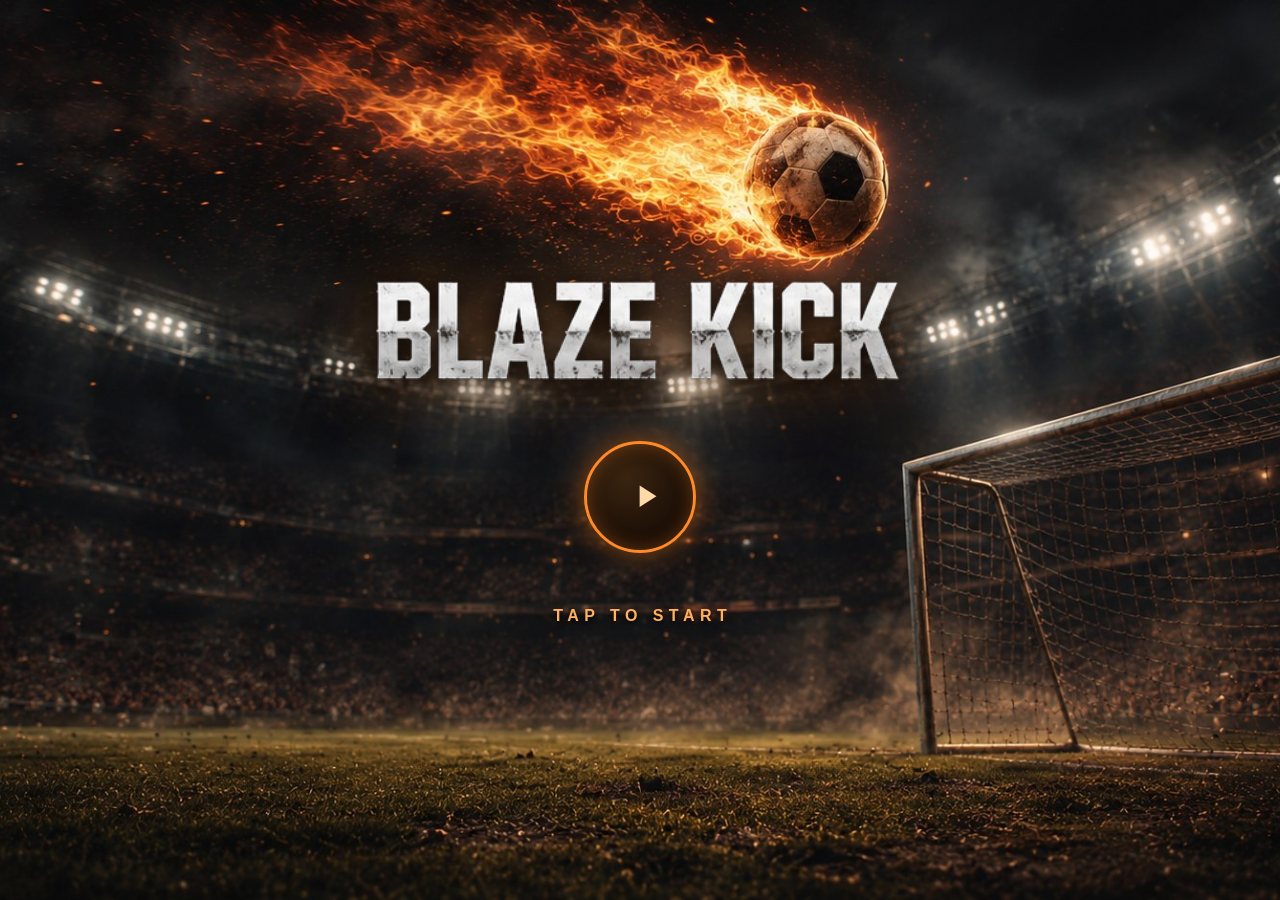
<file: index.html>
<!DOCTYPE html>
<html lang="hu">
<head>
<meta charset="UTF-8">
<meta name="viewport" content="width=device-width, initial-scale=1.0, user-scalable=no">
<meta name="screen-orientation" content="landscape">
<meta name="mobile-web-app-capable" content="yes">
<meta name="apple-mobile-web-app-capable" content="yes">
<meta name="apple-mobile-web-app-status-bar-style" content="black-fullscreen">
<meta name="apple-mobile-web-app-title" content="Blaze Kick">
<meta name="theme-color" content="#1a1a2e">
<title>Blaze Kick</title>
<link rel="manifest" href="manifest.json">
<link rel="icon" href="icon-192.png">
<link rel="apple-touch-icon" href="icon-192.png">
<script src="js/early.js"></script>
<link rel="stylesheet" href="css/style.css">
<link rel="stylesheet" href="css/ui.css">
</head>
<body>

<!-- INDÍTÓ képernyő: logó + Play. A koppintás feloldja a hangot, majd indul az intró. -->
<div id="startScreen">
  <img class="start-logo" src="assets/logo.png" alt="Blaze Kick">
  <button id="startBtn" class="start-play" aria-label="Play">
    <svg viewBox="0 0 100 100" aria-hidden="true"><polygon points="40,27 40,73 76,50"></polygon></svg>
  </button>
  <div class="start-hint">TAP TO START</div>
</div>

<!-- INTRO képernyő -->
<div id="intro">
  <video id="introVideo" src="assets/intro.mp4" poster="assets/intro-poster.jpg"
         muted playsinline preload="auto"
         disablepictureinpicture disableremoteplayback></video>
  </div>

<!-- LEFT lane: goalkeeper control + score -->
<div id="lsav" class="sav">
  <div class="sav-score">
    <div class="sav-label" id="s1Label">You</div>
    <div class="sav-num" id="s1">0</div>
  </div>
  <div class="tap-hint" id="tapHintL">
    <div class="tap-bar"><i id="tapBarL"></i></div>
    ⚡<span>TAP</span>
  </div>
  <div class="sav-hint">Goalie ◀</div>
</div>

<div id="mid">
  <canvas id="c"></canvas>
  <button id="pauseBtn" title="Pause" aria-label="Pause"></button>
  <!-- 2P: melyik játékos milyen bónuszt kapott (bal = P2, jobb = P1) -->
  <div id="bonusBanner" style="display:none;">
    <span id="bonusL" class="bonus-pill p2"></span>
    <span id="bonusR" class="bonus-pill p1"></span>
  </div>
  <div id="itemBar" style="display:none;"></div>
</div>

<!-- How to Play overlay -->
<div id="howToOverlay" style="display:none;position:fixed;inset:0;background:rgba(0,0,0,0.95);z-index:400;flex-direction:column;align-items:center;justify-content:center;gap:14px;color:white;">
  <div style="font-size:22px;font-weight:900;color:#4fc3f7;">📖 How to Play</div>
  <div style="max-width:520px;max-height:70vh;overflow-y:auto;font-size:13px;line-height:1.7;color:#ddd;padding:0 22px;text-align:left;">
    <b style="color:#4fc3f7">🎯 Gameplay</b><br>
    Top-down football against the computer. <b>First to 7 goals</b> wins the match.<br><br>

    <b style="color:#4fc3f7">🕹️ Controls</b><br>
    <b>Left lane</b> — drag up/down to move your <b>keeper</b>.<br>
    <b>Right lane</b> — drag up/down to move your <b>striker</b>.<br>
    Use two fingers at once to control both.<br>
    Flick a paddle as it meets the ball to change the angle — the ball keeps its speed, only its direction changes.<br><br>

    <b style="color:#4fc3f7">⚡ Power shot</b><br>
    <b>Tap</b> anywhere near the ball to fire a power shot — the nearest paddle strikes it hard. Watch for the ⚡ TAP marker.<br><br>

    <b style="color:#4fc3f7">🔥 Rally</b><br>
    Passing the ball back and forth forever won't save you. After <b>10 touches</b> the ball starts speeding up with every hit, up to <b>1.8×</b>. A goal resets it.<br><br>

    <b style="color:#4fc3f7">⚽ Formation</b><br>
    Your striker plays in the opponent's half, in front of their goal. Their striker sits in front of yours. Keepers stay on the goal line.<br><br>

    <b style="color:#4fc3f7">📈 Stages &amp; seasons</b><br>
    <b>100 stages</b>, grouped into <b>10 seasons</b> of 10 matches.<br>
    Inside a season the ball gets faster with every stage. At the start of a new season it slows back down — but the CPU gets sharper: it aims better, reacts faster, and starts reading where the ball will land.<br><br>

    <b style="color:#4fc3f7">⭐ Stars</b><br>
    Concede 0–1 goals: ★★★<br>
    Concede 2–4 goals: ★★☆<br>
    Concede 5–6 goals: ★☆☆<br>
    Your best result per stage is kept.<br><br>

    <b style="color:#4fc3f7">💰 Coins</b><br>
    You earn coins for every win. <b>First clears pay the most</b> — replaying a stage you've already beaten pays much less. More stars, more coins. Later seasons pay more.<br><br>

    <b style="color:#4fc3f7">🛒 Shop</b><br>
    Spend coins on boosts. Buy them in the Shop, then tap them <b>during a match</b> from the bar at the bottom.<br>
    <b>Up to 3 activations per match.</b><br>
    Most boosts last <b>until the next goal</b> (max 30s).<br>
    <b>Pro boosts (120)</b> last the <b>whole match</b> — they are the way out when you're stuck.<br>
    <b>💰 Double coins</b> is not a boost: it pays out on your <b>next win</b>, and it's kept if you lose.<br><br>

    <b style="color:#4fc3f7">👥 2 Player</b><br>
    Two players, one device — one on each side.<br>
    <b>Pick your pitch before every match.</b> The pitch you choose also sets the <b>tempo</b>: ⚡ calm, ⚡⚡⚡ wild. New pitches unlock as you progress in Stage mode.<br>
    Bonus balls cross the pitch during play — catch one with your <b>keeper</b> for a random effect. What you got is shown at the top of the screen.<br>
    The Shop is Stage mode only: one device, one coin balance — buying boosts here wouldn't be a fair match.
  </div>
  <button id="howToBackBtn" style="padding:12px 32px;background:#4fc3f7;color:#111;border:none;border-radius:30px;font-size:15px;font-weight:700;cursor:pointer;touch-action:manipulation;margin-top:4px;">← Back</button>
</div>

<!-- Névbekérő (első indítás + Settings) -->
<div id="nameOverlay" style="display:none;">
  <div class="name-card">
    <div class="name-title">What should we call you?</div>
    <div class="name-sub">Shown on the pitch and in your results. You can change it later.</div>
    <input id="nameInput" type="text" maxlength="14" placeholder="Your name" autocomplete="off" spellcheck="false">
    <div class="name-btns">
      <button class="btn small ghost" id="nameSkipBtn">Skip</button>
      <button class="btn" id="nameOkBtn">OK</button>
    </div>
  </div>
</div>

<!-- Pause overlay -->
<div id="pauseOverlay" style="display:none;position:fixed;inset:0;background:rgba(0,0,0,0.9);z-index:400;flex-direction:column;align-items:center;justify-content:center;gap:18px;color:white;">
  <div style="font-size:28px;font-weight:900;color:#ffd700;letter-spacing:2px;">⏸ Paused</div>
  <button id="resumeBtn" style="padding:14px 44px;background:#4fc3f7;color:#111;border:none;border-radius:30px;font-size:18px;font-weight:700;cursor:pointer;touch-action:manipulation;">▶ Resume</button>
  <button id="exitBtn" style="padding:11px 34px;background:#222;color:#ef5350;border:2px solid #ef5350;border-radius:30px;font-size:15px;font-weight:700;cursor:pointer;touch-action:manipulation;">✕ Exit to Menu</button>
</div>

<!-- ===== FŐMENÜ ===== -->
<div id="menuScreen" class="screen">
  <div class="screen-body menu-wrap">
    <div id="menuTitle">
      <img class="mt-logo" src="assets/logo.png" alt="Blaze Kick">
      <span class="mt-studio">LFant Studio</span>
    </div>
    <div class="menu-bottom">
    <div class="menu-stats">
      <span>★ <b id="menuStars">0</b></span>
      <span><img class="coin" src="assets/coin.svg" alt=""> <b id="menuCoins">0</b></span>
    </div>
    <div class="menu-list">
      <div class="menu-item fire" id="miStage"><span class="ico">🏟</span> Stage</div>
      <div class="menu-item fire soon" id="miQuick"><span class="ico">👤</span> 1 Player</div>
      <div class="menu-item fire" id="miTwo"><span class="ico">👥</span> 2 Player</div>
      <div class="menu-item ice"  id="miShop"><span class="ico">🛒</span> Shop</div>
      <div class="menu-item ice"  id="miSettings"><span class="ico">⚙</span> Settings</div>
      <div class="menu-item ice"  id="miHow"><span class="ico">📖</span> How to Play</div>
      <div class="menu-item exit" id="miExit" style="display:none;"><span class="ico">🚪</span> Exit game</div>
    </div>
    </div>
  </div>
</div>

<!-- ===== STAGE RÁCS ===== -->
<div id="stagesScreen" class="screen">
  <div class="screen-head">
    <button class="btn small ghost" id="stagesBackBtn">← Back</button>
    <div class="screen-title">Stages</div>
    <div class="screen-spacer"></div>
    <div style="font-size:12px;color:var(--gold);" id="stagesStars">★ 0</div>
  </div>
  <div class="screen-body" id="stagesGrid"></div>
</div>

<!-- ===== 2P PÁLYAVÁLASZTÓ ===== -->
<div id="pitchScreen" class="screen">
  <div class="screen-head">
    <button class="btn small ghost" id="pitchBackBtn">← Back</button>
    <div class="screen-title">Choose pitch</div>
    <div class="screen-spacer"></div>
    <div style="font-size:12px;color:var(--text-dim);">2 Player</div>
  </div>
  <div class="screen-body">
    <div id="pitchHint" class="pitch-hint"></div>
    <div id="pitchGrid" class="pitch-grid"></div>
  </div>
</div>

<!-- ===== EREDMÉNY ===== -->
<div id="resultScreen" class="screen">
  <div id="resultTitle">Match won</div>
  <div id="resultSub">Stage 1</div>
  <div id="resultScore">0 : 0</div>
  <div id="resultStars"></div>
  <div id="resultCoins" style="display:none;"></div>
  <div class="result-btns">
    <button class="btn primary" id="resultNextBtn">Next stage ▶</button>
    <button class="btn" id="resultRetryBtn">↻ Retry</button>
    <button class="btn ghost" id="resultMenuBtn">Menu</button>
  </div>
</div>

<!-- ===== SHOP ===== -->
<div id="shopScreen" class="screen">
  <div class="screen-head">
    <button class="btn small ghost" id="shopBackBtn">← Back</button>
    <div class="screen-title">Shop</div>
    <div class="screen-spacer"></div>
    <div style="font-size:13px;color:var(--gold);"><img class="coin" src="assets/coin.svg" alt=""> <b id="shopCoins">0</b></div>
  </div>
  <div class="screen-body" id="shopList"></div>
</div>

<!-- ===== BEÁLLÍTÁSOK (placeholder) ===== -->
<div id="settingsScreen" class="screen">
  <div class="screen-head">
    <button class="btn small ghost" id="settingsBackBtn">← Back</button>
    <div class="screen-title">Settings</div>
  </div>
  <div class="screen-body">
    <div style="max-width:520px;margin:0 auto;display:flex;flex-direction:column;gap:10px;">
      <div class="menu-item ice" id="miName"><span class="ico">🙋</span> Name: —</div>
      <div class="menu-item ice" id="miSound"><span class="ico">🔊</span> Sound: ON</div>
      <div class="menu-item ice" id="miVibe"><span class="ico">📳</span> Vibration: ON</div>
      <div class="menu-item ice" id="miSens"><span class="ico">🎚</span> Sensitivity: 3</div>
      <div class="menu-item soon"><span class="ico">⏱</span> Play-time reminder</div>
      <button class="btn danger" id="resetProgressBtn" style="margin-top:10px;">Reset progress</button>
    </div>
  </div>
</div>

<!-- RIGHT lane: field player control + score -->
<div id="rsav" class="sav">
  <div class="sav-score">
    <div class="sav-label">CPU</div>
    <div class="sav-num" id="s2">0</div>
  </div>
  <div class="tap-hint" id="tapHintR">
    <div class="tap-bar"><i id="tapBarR"></i></div>
    ⚡<span>TAP</span>
  </div>
  <div class="sav-hint">▶ Field</div>
</div>

<!-- Fekete átúszó réteg: intró -> menü váltás (elrejti a pályavillanást is) -->
<div id="fadeCover"></div>

<script src="js/intro.js"></script>
<script src="js/haptics.js"></script>
<script src="js/audio.js"></script>
<script src="js/progress.js"></script>
<script src="js/difficulty.js"></script>
<script src="js/skins.js"></script>
<script src="js/profile.js"></script>
<script src="js/state.js"></script>
<script src="js/seasons.js"></script>
<script src="js/shop.js"></script>
<script src="js/twoplayer.js"></script>
<script src="js/effects.js"></script>
<script src="js/core.js"></script>
<script src="js/input.js"></script>
<script src="js/ai.js"></script>
<script src="js/physics.js"></script>
<script src="js/render.js"></script>
<script src="js/effects2.js"></script>
<script src="js/helpers.js"></script>
<script src="js/screens.js"></script>
<script src="js/main.js"></script>
</body>
</html>
</file>
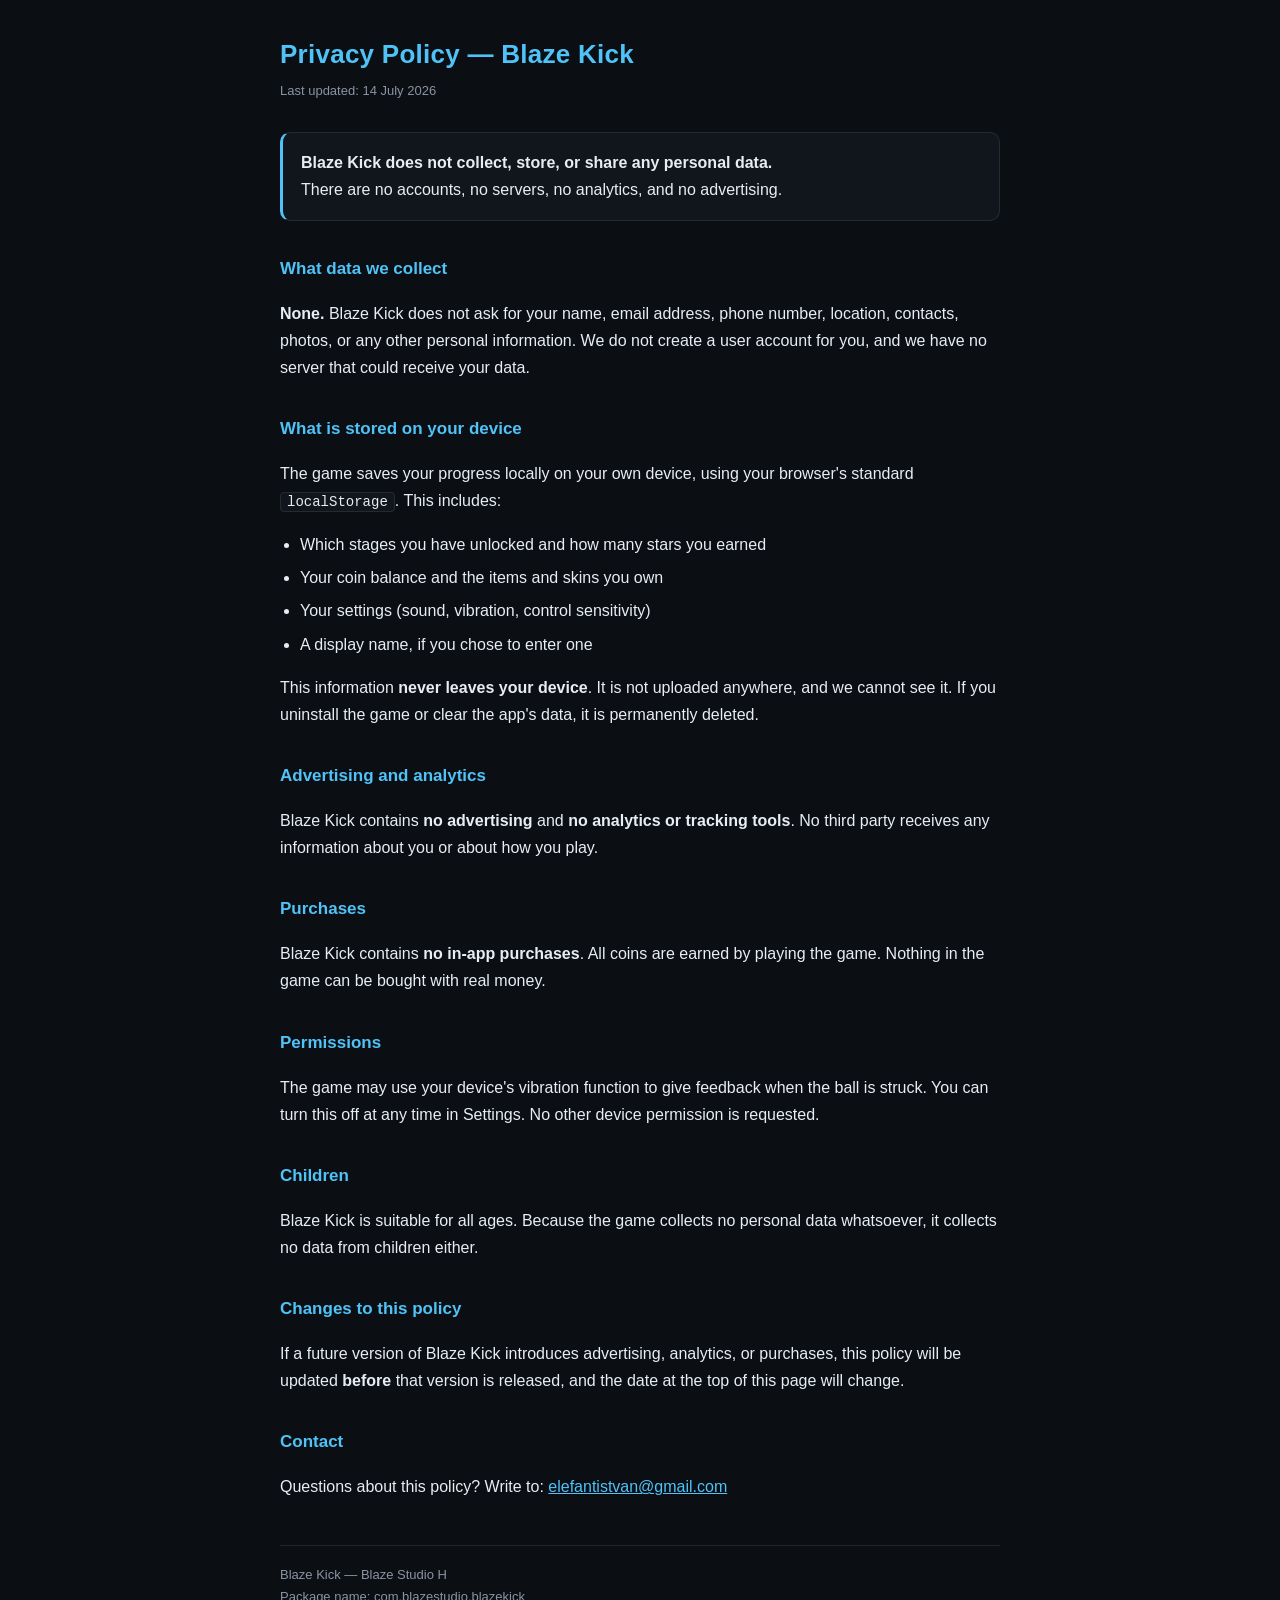
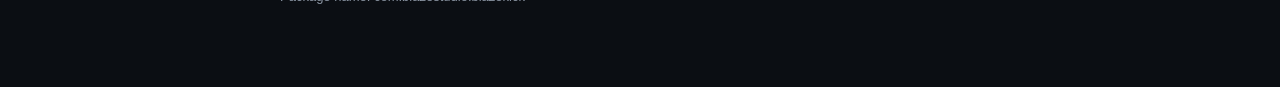
<file: privacy.html>
<!DOCTYPE html>
<html lang="en">
<head>
<meta charset="utf-8">
<meta name="viewport" content="width=device-width, initial-scale=1">
<title>Blaze Kick — Privacy Policy</title>
<style>
  :root { color-scheme: dark; }
  body {
    margin: 0; padding: 32px 20px 80px;
    background: #0b0e13; color: #e7edf3;
    font: 16px/1.7 -apple-system, "Segoe UI", Roboto, Helvetica, Arial, sans-serif;
  }
  main { max-width: 720px; margin: 0 auto; }
  h1 { font-size: 26px; margin: 0 0 4px; color: #4fc3f7; letter-spacing: .01em; }
  h2 { font-size: 17px; margin: 34px 0 10px; color: #4fc3f7; }
  .sub { color: #8a94a2; font-size: 13px; margin-bottom: 30px; }
  .box {
    background: #11151c; border: 1px solid rgba(255,255,255,0.09);
    border-left: 3px solid #4fc3f7;
    border-radius: 10px; padding: 16px 18px; margin: 22px 0;
  }
  ul { padding-left: 20px; }
  li { margin: 6px 0; }
  code {
    background: #11151c; border: 1px solid rgba(255,255,255,0.09);
    border-radius: 4px; padding: 1px 6px; font-size: 14px;
  }
  a { color: #4fc3f7; }
  footer { margin-top: 44px; padding-top: 18px; border-top: 1px solid rgba(255,255,255,0.09); color: #8a94a2; font-size: 13px; }
</style>
</head>
<body>
<main>

  <h1>Privacy Policy — Blaze Kick</h1>
  <div class="sub">Last updated: 14 July 2026</div>

  <div class="box">
    <b>Blaze Kick does not collect, store, or share any personal data.</b><br>
    There are no accounts, no servers, no analytics, and no advertising.
  </div>

  <h2>What data we collect</h2>
  <p><b>None.</b> Blaze Kick does not ask for your name, email address, phone
  number, location, contacts, photos, or any other personal information. We do
  not create a user account for you, and we have no server that could receive
  your data.</p>

  <h2>What is stored on your device</h2>
  <p>The game saves your progress locally on your own device, using your
  browser's standard <code>localStorage</code>. This includes:</p>
  <ul>
    <li>Which stages you have unlocked and how many stars you earned</li>
    <li>Your coin balance and the items and skins you own</li>
    <li>Your settings (sound, vibration, control sensitivity)</li>
    <li>A display name, if you chose to enter one</li>
  </ul>
  <p>This information <b>never leaves your device</b>. It is not uploaded
  anywhere, and we cannot see it. If you uninstall the game or clear the app's
  data, it is permanently deleted.</p>

  <h2>Advertising and analytics</h2>
  <p>Blaze Kick contains <b>no advertising</b> and <b>no analytics or tracking
  tools</b>. No third party receives any information about you or about how you
  play.</p>

  <h2>Purchases</h2>
  <p>Blaze Kick contains <b>no in-app purchases</b>. All coins are earned by
  playing the game. Nothing in the game can be bought with real money.</p>

  <h2>Permissions</h2>
  <p>The game may use your device's vibration function to give feedback when the
  ball is struck. You can turn this off at any time in Settings. No other device
  permission is requested.</p>

  <h2>Children</h2>
  <p>Blaze Kick is suitable for all ages. Because the game collects no personal
  data whatsoever, it collects no data from children either.</p>

  <h2>Changes to this policy</h2>
  <p>If a future version of Blaze Kick introduces advertising, analytics, or
  purchases, this policy will be updated <b>before</b> that version is released,
  and the date at the top of this page will change.</p>

  <h2>Contact</h2>
  <p>Questions about this policy? Write to:
  <a href="mailto:elefantistvan@gmail.com">elefantistvan@gmail.com</a></p>

  <footer>
    Blaze Kick — Blaze Studio H<br>
    Package name: com.blazestudio.blazekick
  </footer>

</main>
</body>
</html>
</file>
<file: css/style.css>
* { margin:0; padding:0; box-sizing:border-box; }
html, body {
  width:100%; height:100%;
  background:#111;
  overflow:hidden;
  touch-action:none;
  overscroll-behavior:none;
  overscroll-behavior-y:none;
  font-family:Arial,sans-serif;
  display:flex;
  flex-direction:row;
}

.sav {
  flex-shrink:0;
  width:70px;
  height:100%;
  display:flex;
  flex-direction:column;
  align-items:center;
  justify-content:center;
  user-select:none;
  position:relative;
}
#lsav { background:rgba(79,195,247,0.06); border-right:1px solid rgba(79,195,247,0.3); box-shadow:inset -4px 0 20px rgba(79,195,247,0.1); }
#rsav { background:rgba(239,83,80,0.06);  border-left:1px solid rgba(239,83,80,0.3);  box-shadow:inset 4px 0 20px rgba(239,83,80,0.1); }

/* Eredménytábla a sávokban */
.sav-score {
  position:absolute;
  top:12px;
  display:flex;
  flex-direction:column;
  align-items:center;
  gap:2px;
  pointer-events:none;
  width:100%;
}
.sav-label {
  font-size:8px;
  letter-spacing:3px;
  text-transform:uppercase;
  color:rgba(255,255,255,0.5);
  font-family: 'Courier New', monospace;
}
.sav-num {
  font-size:46px;
  font-weight:900;
  line-height:1;
  font-family: 'Courier New', monospace;
  transition: transform 0.15s ease-out, font-size 0.3s ease;
  text-shadow: 0 0 15px currentColor, 0 0 30px currentColor, 0 0 60px currentColor;
  letter-spacing:-2px;
}
#lsav .sav-num { color:#4fc3f7; }
#rsav .sav-num { color:#ef5350; }

.sav-hint {
  position:absolute;
  bottom:20px;
  font-size:9px;
  letter-spacing:1px;
  text-transform:uppercase;
  writing-mode:vertical-rl;
  color:rgba(255,255,255,0.2);
}

#mid {
  flex:1;
  height:100%;
  position:relative;
  overflow:hidden;
}

/* Intro képernyő */
#intro {
  position:fixed; inset:0;
  background:#000;
  z-index:100;
  display:flex;
  align-items:center;
  justify-content:center;
  overflow:hidden;
}
#introVideo {
  position:absolute; inset:0;
  width:100%; height:100%;
  object-fit:cover;          /* kitölti a képernyőt, a széleit levágja */
  pointer-events:none;
}
#playHint {
  position:absolute;
  bottom:11%; left:50%;
  transform:translateX(-50%);
  opacity:0; transition:opacity .5s ease;
  color:#fff; font-size:clamp(16px,3.2vh,24px); font-weight:900;
  letter-spacing:3px;
  text-shadow:0 0 18px rgba(255,110,20,0.9), 0 2px 6px rgba(0,0,0,0.9);
  animation:playPulse 1.4s ease-in-out infinite;
  pointer-events:none; z-index:101;
}
#playHint.ready { opacity:1; }
#intro.ready { cursor:pointer; }
@keyframes playPulse {
  0%,100% { transform:translateX(-50%) scale(1);    opacity:1;   }
  50%      { transform:translateX(-50%) scale(1.05); opacity:0.7; }
}

#overlay {
  position:absolute; inset:0;
  background:rgba(0,0,0,0.88);
  display:flex; flex-direction:column;
  align-items:center; justify-content:center;
  gap:14px; color:white; z-index:10;
  touch-action:auto;
}
#overlay h2 { font-size:26px; font-weight:900; }
#overlay p  { font-size:12px; color:#aaa; text-align:center; padding:0 20px; line-height:1.6; }
#overlay button {
  padding:13px 36px; background:#4fc3f7; color:#111;
  border:none; border-radius:30px; font-size:17px; font-weight:700; cursor:pointer;
  touch-action:auto; -webkit-tap-highlight-color:rgba(0,0,0,0.2);
}
canvas { display:block; position:absolute; top:0; left:0; }

/* Szünet gomb — felül középen, a dekor-sávban */
#pauseBtn {
  position:absolute;
  top:8px; left:50%;
  transform:translateX(-50%);
  z-index:6;
  width:42px; height:42px;
  border-radius:50%;
  background:rgba(0,0,0,0.4);
  color:#fff;
  border:1px solid rgba(255,255,255,0.3);
  font-size:18px; line-height:1;
  cursor:pointer;
  touch-action:manipulation;
  -webkit-tap-highlight-color:transparent;
  display:flex; align-items:center; justify-content:center; gap:4px;
}
#pauseBtn::before, #pauseBtn::after {
  content:"";
  width:4px; height:15px;
  background:#fff;
  border-radius:1px;
}
#pauseBtn:active { background:rgba(0,0,0,0.65); }

/* A PLAY gomb csak a videó végén (vagy koppintásra) jelenik meg */
</file>
<file: css/ui.css>
/* ============================================================
   BLAZE KICK — UI design tokenek
   Minden szín / méret / betű ITT. A design cseréje = ezt írjuk át.
   Stílus: visszafogott, anyagszerű; illeszkedik a fotorealisztikus pályaképhez.
   ============================================================ */
:root {
  --bg:        #0b0e13;
  --bg-2:      #11151c;
  --panel:     rgba(17,21,28,0.94);
  --line:      rgba(255,255,255,0.09);
  --text:      #e7edf3;
  --text-dim:  #8a94a2;
  --accent:    #4fc3f7;   /* játékos kék */
  --accent-2:  #ef5350;   /* gép piros */
  --gold:      #ffd54f;   /* csillag / érme */
  --ok:        #66bb6a;

  --radius:    10px;
  --radius-lg: 16px;
  --tile:      68px;      /* stage csempe mérete */
  --gap:       8px;
  --font:      system-ui, -apple-system, "Segoe UI", Roboto, Arial, sans-serif;
}

/* ---------- közös képernyő-váz ---------- */
.screen {
  position: fixed; inset: 0; z-index: 300;
  display: none;
  flex-direction: column;
  background: var(--bg);
  color: var(--text);
  font-family: var(--font);
  overscroll-behavior: contain;
}
.screen-head {
  flex: 0 0 auto;
  display: flex; align-items: center; gap: 14px;
  padding: 10px 16px;
  border-bottom: 1px solid var(--line);
  background: var(--bg-2);
}
.screen-title { font-size: 15px; font-weight: 700; letter-spacing: .04em; }
.screen-spacer { flex: 1; }
.screen-body {
  flex: 1 1 auto;
  overflow-y: auto;
  touch-action: pan-y;          /* a görgetés működjön a globális touch-action:none ellenére */
  -webkit-overflow-scrolling: touch;
  padding: 14px 16px 22px;
}

/* ---------- gombok ---------- */
.btn {
  font-family: var(--font);
  font-size: 14px; font-weight: 600;
  padding: 11px 22px;
  border-radius: 999px;
  border: 1px solid var(--line);
  background: #1a1f27;
  color: var(--text);
  cursor: pointer;
  touch-action: manipulation;
  -webkit-tap-highlight-color: transparent;
}
.btn:active {
  background: #ffffff;              /* megnyomva: fehér felvillanás */
  color: #0b0e13;
  border-color: #ffffff;
  transform: scale(0.96);
  transition: none;                 /* a lenyomás azonnal látszik */
}
.btn:active .p-disc,
.btn:active .p-qty,
.btn:active .p-cost b { color: #0b0e13; }   /* fehér háttéren olvasható maradjon */
.btn.primary { background: var(--accent); color: #0b0e13; border-color: transparent; }
.btn.ghost   { background: transparent; color: var(--text-dim); }
.btn.danger  { background: transparent; color: var(--accent-2); border-color: var(--accent-2); }
.btn.small   { font-size: 12px; padding: 8px 14px; }
.btn[disabled] { opacity: .38; pointer-events: none; }

/* Vásárlás visszajelzés: garantált felvillanás (a :active túl rövid lehet) */
.btn.flash {
  background: #ffffff !important; color: #0b0e13 !important;
  border-color: #ffffff !important;
  box-shadow: 0 0 18px rgba(255,255,255,0.65);
  transform: scale(0.96);
}
.btn.flash .p-disc, .btn.flash .p-qty, .btn.flash .p-cost b { color: #0b0e13 !important; }
.btn.flash-deny {
  background: #ff5a3c !important; color: #fff !important;
  border-color: #ff5a3c !important;
  animation: denyShake 0.22s ease;
}
@keyframes denyShake {
  0%, 100% { transform: translateX(0); }
  25%      { transform: translateX(-3px); }
  75%      { transform: translateX(3px); }
}

/* ---------- Főmenü ---------- */
#menuScreen {
  background: #05070a url(../assets/menu-bg.jpg) center/cover no-repeat;
}

/* ---- Cím (logó): vízszintesen középen, a labda alatt, a gombok fölött ----
   Magasság-alapú méret, hogy fekvő telefonon (alacsony képernyő) is elférjen.
   Finomhangoláshoz: --title-y = függőleges pozíció, --logo-max = max. logóméret */
#menuTitle {
  --title-top: 18vh;          /* a cím függőleges helye (a labda alá) — ezt állítsd, ha kell */
  width: 100%;
  text-align: center;
  margin: var(--title-top) auto 0;
  pointer-events: none;
  user-select: none;
  flex: 0 0 auto;
}
.mt-logo {
  display: block;
  margin: 0 auto;
  height: clamp(42px, 13vh, 128px);   /* magasság szerint méretezünk -> nem lóg a gombokra */
  width: auto;
  max-width: 88vw;
  filter:
    drop-shadow(0 4px 14px rgba(0,0,0,0.85))
    drop-shadow(0 0 34px rgba(255,120,20,0.26));
}
.mt-studio {
  display: block;
  margin-top: 0.5em;
  font-family: "Arial Black", "Segoe UI", Impact, sans-serif;
  font-size: clamp(11px, 1.7vh, 22px);
  font-weight: 900;
  letter-spacing: 0.24em;
  padding-left: 0.24em;               /* a betűköz optikai kiegyenlítése */
  color: #ff7a1a;
  text-shadow: 0 2px 6px rgba(0,0,0,0.9), 0 0 16px rgba(255,110,20,0.6);
}
.menu-wrap {
  display: flex; flex-direction: column;
  align-items: center; justify-content: space-between;
  padding: 0 16px clamp(10px, 3vh, 22px) !important;
  gap: clamp(6px, 1.6vh, 12px);
}
.menu-bottom {
  display: flex; flex-direction: column; align-items: center;
  gap: clamp(6px, 1.6vh, 12px);
  width: 100%;
  flex: 0 0 auto;
}
.menu-stats {
  display: flex; gap: clamp(14px, 3vw, 26px);
  font-size: clamp(11px, 1.6vh, 14px); color: #cdd4dd;
  letter-spacing: .06em;
  text-shadow: 0 1px 4px rgba(0,0,0,0.9);
  padding: clamp(3px, 0.8vh, 6px) 16px; border-radius: 20px;
  background: rgba(0,0,0,0.35);
}
.menu-stats b { color: var(--gold); font-weight: 800; }

.menu-list {
  display: grid;
  grid-template-columns: repeat(3, 1fr);
  gap: clamp(5px, 1.3vh, 9px);
  width: 100%; max-width: 820px;
}
@media (max-width: 560px) { .menu-list { grid-template-columns: repeat(2, 1fr); } }

.menu-item {
  position: relative;
  display: flex; align-items: center; justify-content: center; gap: 10px;
  min-height: clamp(30px, 6.2vh, 58px);
  padding: 6px 12px;
  border: clamp(9px, 2.2vh, 18px) solid transparent;
  border-image: url(../assets/btn-ice.png) 24 fill stretch;
  color: #fff;
  font-size: clamp(11px, 1.7vh, 14px); font-weight: 800;
  letter-spacing: .09em; text-transform: uppercase;
  text-shadow: 0 2px 5px rgba(0,0,0,0.9);
  cursor: pointer; touch-action: manipulation;
  -webkit-tap-highlight-color: transparent;
  filter: brightness(0.95);
}
.menu-item:active { filter: brightness(1.25); }
.menu-item .ico { font-size: 17px; }

/* tüzes keret — jobb oszlop + How to Play */
.menu-item.fire { border-image: url(../assets/btn-fire.png) 24 fill stretch; }

.menu-item.soon { opacity: .45; pointer-events: none; }
.menu-item.soon::after {
  content: 'soon'; position: absolute; right: 10px; top: 8px;
  font-size: 9px; letter-spacing: .1em; color: #cbd3dd; text-transform: lowercase;
}

/* Kilépés — teljes szélességű, tüzes keret piros felirattal */
.menu-item.exit {
  grid-column: 1 / -1;
  border-image: url(../assets/btn-fire.png) 24 fill stretch;
  color: #ff5a3c;
  text-shadow: 0 2px 6px rgba(0,0,0,0.95);
}

/* Nagyon alacsony (fekvő telefon) képernyő: a cím feljebb + kisebb,
   hogy biztosan a gombok fölött maradjon és ne csússzon rájuk */
@media (max-height: 460px) {
  #menuTitle { --title-y: 30%; --logo-max: 32vh; }
  .mt-studio { margin-top: 0.3em; }
}

/* ---------- Stage rács ---------- */
.season { margin-bottom: 18px; }
.season-head {
  display: flex; align-items: baseline; gap: 10px;
  padding: 0 2px 7px;
}
.season-name { font-size: 12px; font-weight: 700; letter-spacing: .12em; text-transform: uppercase; color: var(--text-dim); }
.season-head.started .season-name { color: #4fc3f7; }   /* megkezdett season: kék */
.season-sub  { font-size: 11px; color: #5b6472; }
.season-row {
  display: grid;
  grid-template-columns: repeat(10, 1fr);   /* mindig 10 stage egy sorban */
  gap: var(--gap);
}

.tile {
  position: relative;
  aspect-ratio: 1 / 1;
  min-height: 0;
  border-radius: var(--radius);
  border: 1px solid var(--line);
  background: var(--bg-2);
  overflow: hidden;
  display: flex; flex-direction: column;
  align-items: center; justify-content: center;
  cursor: pointer; touch-action: manipulation;
  -webkit-tap-highlight-color: transparent;
}
.tile.open   { border-color: rgba(79,195,247,0.35); }
.tile.open:active { background: #1b212a; }
.tile.locked { cursor: default; }

/* stadion-bélyegkép: nyitott = világos/éles, zárolt szezonnyitó = halvány csali */
.tile-thumb {
  position: absolute; inset: 0;
  background-size: cover; background-position: center;
  opacity: .5;
}
.tile.open   .tile-thumb { opacity: .95; }
.tile.locked .tile-thumb { opacity: .28; }
/* olvashatósági fátyol a szám alá */
.tile.open::before {
  content: ''; position: absolute; inset: 0; z-index: 1;
  background: linear-gradient(180deg, rgba(0,0,0,.05), rgba(0,0,0,.5));
}
.tile.locked.teaser::before {
  content: ''; position: absolute; inset: 0; z-index: 1;
  background: linear-gradient(180deg, rgba(0,0,0,.2), rgba(0,0,0,.75));
}
.tile-num {
  position: relative; z-index: 2;
  font-size: clamp(9px, 2.3vw, 15px); font-weight: 700;
  text-shadow: 0 1px 3px rgba(0,0,0,0.85);
}
.tile.locked .tile-num { color: #cfd6df; }
.tile-lock {
  position: relative; z-index: 2;
  font-size: clamp(8px, 1.8vw, 13px); margin-top: 2px; opacity: .75;
}
.tile-stars {
  position: relative; z-index: 2;
  display: flex; gap: 1px; margin-top: 3px;
}
.tile-stars .st { font-size: clamp(6px, 1.5vw, 9px); color: #39414d; line-height: 1; text-shadow: 0 1px 2px rgba(0,0,0,0.8); }
.tile-stars .st.on { color: var(--gold); }

/* ---------- Eredményképernyő ---------- */
#resultScreen { align-items: center; justify-content: center; gap: 12px; background: rgba(6,8,12,0.96); }
#resultTitle { font-size: 24px; font-weight: 800; letter-spacing: .03em; }
#resultTitle.won  { color: var(--ok); }
#resultTitle.lost { color: var(--accent-2); }
#resultSub   { font-size: 12px; color: var(--text-dim); letter-spacing: .06em; }
#resultScore { font-size: 40px; font-weight: 800; letter-spacing: .06em; }
#resultStars { display: flex; gap: 8px; min-height: 26px; }
#resultStars .rst { font-size: 24px; color: #39414d; }
#resultStars .rst.on { color: var(--gold); }
.result-btns { display: flex; gap: 10px; flex-wrap: wrap; justify-content: center; margin-top: 8px; }

/* ---------- Shop ---------- */
.shop-gift {
  background: rgba(255,213,79,0.10);
  border: 1px solid rgba(255,213,79,0.35);
  color: var(--gold);
  border-radius: var(--radius);
  padding: 10px 14px; margin-bottom: 10px;
  font-size: 13px; font-weight: 600; text-align: center;
}
.shop-note {
  font-size: 11px; color: var(--text-dim);
  margin-bottom: 12px; text-align: center;
}
.shop-row {
  background: var(--panel);
  border: 1px solid var(--line);
  border-left: 3px solid var(--line);
  border-radius: var(--radius);
  padding: 11px 13px; margin-bottom: 8px;
  max-width: 620px; margin-left: auto; margin-right: auto;
}
.shop-row.tier-cheap { border-left-color: #4a5563; }
.shop-row.tier-mid   { border-left-color: var(--accent); }
.shop-row.tier-pro   { border-left-color: var(--gold); }
.shop-head { display: flex; align-items: center; gap: 9px; }
.shop-ico  { font-size: 17px; }
.shop-name { font-size: 14px; font-weight: 700; }
.shop-own  { margin-left: auto; font-size: 12px; color: var(--text-dim); }
.shop-own.has { color: #ff5a3c; font-weight: 800; }         /* van belőle -> piros */
.shop-desc { font-size: 11.5px; color: var(--text-dim); margin: 5px 0 9px; }
.shop-buys { display: flex; gap: 7px; flex-wrap: wrap; }
.shop-buys .btn {
  display: inline-flex; align-items: center; gap: 7px;      /* széthúzott, átlátható */
  padding: 6px 10px;
}
.shop-buys .btn .p-qty  { opacity: .8; }
.shop-buys .btn .p-cost { display: inline-flex; align-items: center; gap: 3px; }
.shop-buys .btn .p-cost b { font-weight: 800; }
.shop-buys .btn .p-disc { color: #ff5a3c; font-weight: 800; font-size: 10px; }  /* akció -> piros */

/* BK-érme ikon (a régi ◎ helyett) */
.coin { height: 1em; width: auto; vertical-align: -0.14em; }
.menu-stats .coin { height: 1.15em; vertical-align: -0.2em; }
.shop-buys .btn .coin { height: 0.95em; }

/* ---------- Meccs közbeni aktiváló sáv ---------- */
#itemBar {
  position: absolute;
  bottom: 8px; left: 50%; transform: translateX(-50%);
  z-index: 6;
  display: flex; gap: 7px;
}
.item-btn {
  position: relative;
  width: 40px; height: 40px;
  border-radius: 9px;
  background: rgba(0,0,0,0.45);
  border: 1px solid rgba(255,255,255,0.22);
  color: #fff; font-size: 17px;
  display: flex; align-items: center; justify-content: center;
  cursor: pointer; touch-action: manipulation;
  -webkit-tap-highlight-color: transparent;
}
.item-btn:active { background: rgba(0,0,0,0.7); }
.item-btn[disabled] { opacity: .32; pointer-events: none; }
.item-btn em {
  position: absolute; right: -3px; bottom: -3px;
  background: var(--gold); color: #111;
  font-style: normal; font-size: 9px; font-weight: 800;
  border-radius: 8px; padding: 0 4px; line-height: 13px;
}

/* Eredményképernyő: érme */
#resultCoins { font-size: 15px; font-weight: 700; color: var(--gold); }

/* A gomb belsejére koppintás is a gombot célozza (ne az ütőt mozgassa) */
.item-btn span, .item-btn em { pointer-events: none; }
.menu-item .ico, .shop-buys .btn b, .shop-buys .btn i { pointer-events: none; }

/* Aktív bónusz jelzése az ikonsávban + hátralévő másodperc */
.item-btn.on {
  border-color: var(--gold);
  box-shadow: 0 0 0 1px rgba(255,213,79,0.35);
  opacity: 1 !important;
}
.item-btn.on::after {
  content: attr(data-left) 's';
  position: absolute; top: -8px; left: 50%; transform: translateX(-50%);
  background: var(--gold); color: #111;
  font-size: 9px; font-weight: 800;
  border-radius: 7px; padding: 0 4px; line-height: 13px;
  pointer-events: none;
}

/* ===== Szuperütés tap-jelzés (a sávban) ===== */
/* ⚡ TAP — MINDIG látszik. Alapból szürke és halvány (tudod, hogy létezik),
   aktívan narancs és lüktet (tudod, hogy MOST lehet). Eddig csak akkor
   jelent meg, amikor aktív volt — a játékos nem is sejtette, hogy van. */
.tap-hint {
  display: flex;
  flex-direction: column; align-items: center; gap: 2px;
  margin: 10px 0;
  font-size: clamp(20px, 3.4vh, 30px);
  line-height: 1;
  pointer-events: none;

  /* INAKTÍV alapállapot */
  color: #6b737d;
  opacity: 0.42;
  text-shadow: 0 2px 5px rgba(0,0,0,0.85);
  filter: grayscale(1);
  transition: color .18s, opacity .18s, filter .18s, text-shadow .18s;
}
.tap-hint span {
  font-size: clamp(8px, 1.3vh, 11px);
  font-weight: 900; letter-spacing: 0.2em; padding-left: 0.2em;
  color: inherit;
  transition: color .18s;
}

/* AKTÍV: most lehet tapelni */
.tap-hint.on {
  color: #ffd08a;
  opacity: 1;
  filter: none;
  text-shadow: 0 0 14px rgba(255,150,40,0.95), 0 2px 6px rgba(0,0,0,0.9);
  animation: tapPulse 0.75s ease-in-out infinite;
}
.tap-hint.on span { color: #ff9a3c; }

/* Meccsen kívül (menü, szünet) egyáltalán ne lógjon ott */
.tap-hint.hidden { display: none; }
@keyframes tapPulse {
  0%, 100% { transform: scale(1);    opacity: 0.75; }
  50%      { transform: scale(1.18); opacity: 1; }
}

/* ===== Indító képernyő (logó + Play) ===== */
#startScreen {
  position: fixed; inset: 0; z-index: 600;
  background: #05070a url(../assets/menu-bg.jpg) center/cover no-repeat;
  display: flex; flex-direction: column;
  align-items: center; justify-content: center;
  gap: clamp(22px, 6vh, 54px);
  user-select: none;
}
#startScreen .start-logo {
  width: clamp(210px, 44%, 540px); height: auto;
  filter: drop-shadow(0 4px 14px rgba(0,0,0,0.85)) drop-shadow(0 0 34px rgba(255,120,20,0.26));
}
#startScreen .start-play {
  width: clamp(76px, 15vh, 112px); height: clamp(76px, 15vh, 112px);
  border-radius: 50%;
  border: 3px solid #ff8a2a;
  background: radial-gradient(circle at 38% 32%, #3a2410, #140a04 78%);
  box-shadow: 0 0 30px rgba(255,120,20,0.55), inset 0 0 18px rgba(255,140,40,0.35);
  display: grid; place-items: center;
  cursor: pointer; touch-action: manipulation;
  -webkit-tap-highlight-color: transparent;
  animation: startPulse 1.8s ease-in-out infinite;
}
#startScreen .start-play svg { width: 44%; height: 44%; margin-left: 8%; }
#startScreen .start-play polygon { fill: #ffd9a8; }
#startScreen .start-play:active { transform: scale(0.94); }
#startScreen .start-hint {
  color: #ffb060; font-weight: 800; letter-spacing: 0.34em; padding-left: 0.34em;
  font-size: clamp(11px, 2vw, 16px);
  text-shadow: 0 2px 6px rgba(0,0,0,0.9);
}
@keyframes startPulse {
  0%, 100% { transform: scale(1);    box-shadow: 0 0 26px rgba(255,120,20,0.5),  inset 0 0 16px rgba(255,140,40,0.3); }
  50%      { transform: scale(1.06); box-shadow: 0 0 42px rgba(255,140,30,0.85), inset 0 0 20px rgba(255,150,50,0.45); }
}

/* ===== Fekete átúszó réteg (intró -> menü) ===== */
#fadeCover {
  position: fixed;
  inset: 0;
  background: #000;
  opacity: 0;
  z-index: 500;                 /* a menü (300) és az intró (100) fölött */
  pointer-events: none;
  transition: opacity 0.28s ease;
}

/* ============================================================
   2P PÁLYAVÁLASZTÓ
   Mind a 10 pálya látszik. A zároltak sötétek — ők a kampány csalija.
   A pálya egyben tempóválasztás is (⚡ / ⚡⚡ / ⚡⚡⚡).
   ============================================================ */
.pitch-hint {
  font-size: 11px; color: var(--text-dim);
  letter-spacing: .04em; text-align: center;
  margin: 0 0 12px;
}
.pitch-grid {
  display: grid;
  grid-template-columns: repeat(5, 1fr);   /* fekvő képernyő: 5 × 2 */
  gap: var(--gap);
  max-width: 900px; margin: 0 auto;
}
.pcard {
  position: relative;
  aspect-ratio: 16 / 10;
  border-radius: var(--radius);
  border: 1px solid var(--line);
  background: var(--bg-2);
  overflow: hidden;
  display: flex; flex-direction: column;
  align-items: center; justify-content: flex-end;
  padding-bottom: 6px;
  cursor: pointer;
  touch-action: manipulation;
  -webkit-tap-highlight-color: transparent;
}
.pcard.open        { border-color: rgba(79,195,247,0.35); }
.pcard.open:active { transform: scale(0.97); }
.pcard.locked      { cursor: default; }

.pcard-thumb {
  position: absolute; inset: 0;
  background-size: cover; background-position: center;
}
.pcard.open   .pcard-thumb { opacity: .95; }
.pcard.locked .pcard-thumb { opacity: .18; filter: grayscale(0.7); }

/* olvashatósági fátyol a felirat alá */
.pcard::before {
  content: ''; position: absolute; inset: 0; z-index: 1;
  background: linear-gradient(180deg, rgba(0,0,0,.05) 35%, rgba(0,0,0,.78));
}
.pcard.locked::before {
  background: linear-gradient(180deg, rgba(0,0,0,.35), rgba(0,0,0,.8));
}

.pcard-name {
  position: relative; z-index: 2;
  font-size: clamp(10px, 1.6vw, 13px); font-weight: 700;
  letter-spacing: .04em;
  text-shadow: 0 1px 4px rgba(0,0,0,0.9);
}
.pcard.locked .pcard-name { color: #9aa3ae; }

/* tempó — a pálya EGYBEN sebességválasztás */
.pcard-speed {
  position: relative; z-index: 2;
  font-size: clamp(8px, 1.2vw, 11px);
  line-height: 1.2; margin-top: 1px;
  letter-spacing: -1px;
}
.pcard-speed.b1 { filter: grayscale(0.55) brightness(0.85); }   /* nyugodt */
.pcard-speed.b3 { text-shadow: 0 0 8px rgba(255,140,0,0.85); }  /* vad */

.pcard-lock {
  position: absolute; z-index: 2;
  top: 50%; left: 50%; transform: translate(-50%,-60%);
  font-size: clamp(13px, 2.2vw, 18px); opacity: .8;
}

/* Eredményképernyő: Double coins beváltva */
.coin-dbl {
  display: inline-block; margin-left: 6px;
  font-size: 11px; font-weight: 700; letter-spacing: .06em;
  color: #ffd54f;
  border: 1px solid rgba(255,213,79,.5);
  border-radius: 999px; padding: 1px 8px;
  vertical-align: 2px;
}
/* Shop: gazdasági tier (Double coins) — nem bónusz, ezért más a keret */
.shop-row.tier-econ { border-color: rgba(255,213,79,.35); }

/* ============================================================
   2P — FELVETT BÓNUSZ KIÍRÁSA
   Eddig semmi nem jelezte, mit kaptál. Bal = P2, jobb = P1.
   ============================================================ */
#bonusBanner {
  position: absolute; top: 8px; left: 50%; transform: translateX(-50%);
  z-index: 7;
  display: flex; gap: 10px; align-items: center;
  pointer-events: none;
}
.bonus-pill {
  display: none;
  font-size: clamp(9px, 1.4vw, 12px); font-weight: 800;
  letter-spacing: .05em; white-space: nowrap;
  padding: 4px 12px; border-radius: 999px;
  background: rgba(8,14,20,.82);
  text-shadow: 0 1px 3px rgba(0,0,0,.9);
  animation: bonusPop .28s ease-out;
}
.bonus-pill.p2 { color: #9fdcff; border: 1px solid rgba(79,195,247,.55); }  /* bal */
.bonus-pill.p1 { color: #ffb0ae; border: 1px solid rgba(239,83,80,.55);  }  /* jobb */

@keyframes bonusPop {
  0%   { transform: scale(0.7); opacity: 0; }
  60%  { transform: scale(1.08); opacity: 1; }
  100% { transform: scale(1); opacity: 1; }
}

/* ============================================================
   NÉVBEKÉRŐ
   ============================================================ */
#nameOverlay {
  position: fixed; inset: 0; z-index: 500;
  background: rgba(0,0,0,0.92);
  display: none; align-items: center; justify-content: center;
  padding: 20px;
}
.name-card {
  width: min(420px, 92vw);
  background: var(--panel);
  border: 1px solid var(--line);
  border-radius: 16px;
  padding: 24px 22px;
  display: flex; flex-direction: column; gap: 12px;
  text-align: center;
}
.name-title { font-size: 18px; font-weight: 800; color: var(--accent); }
.name-sub   { font-size: 12px; color: var(--text-dim); line-height: 1.5; }
#nameInput {
  background: var(--bg-2);
  border: 1px solid var(--line);
  border-radius: 10px;
  padding: 12px 14px;
  color: var(--text); font-size: 16px; text-align: center;
  font-weight: 700; letter-spacing: .04em;
  outline: none;
}
#nameInput:focus { border-color: var(--accent); }
.name-btns { display: flex; gap: 10px; justify-content: center; margin-top: 4px; }

/* ============================================================
   SKIN-BOLT
   ============================================================ */
.shop-tabs {
  display: flex; gap: 6px; justify-content: center;
  margin: 0 auto 14px; max-width: 620px;
}
.shop-tab {
  flex: 1; padding: 9px 4px;
  background: var(--bg-2); border: 1px solid var(--line);
  border-radius: 999px;
  font-size: 12px; font-weight: 700; letter-spacing: .05em;
  color: var(--text-dim); cursor: pointer;
  touch-action: manipulation; -webkit-tap-highlight-color: transparent;
}
.shop-tab.on { background: var(--accent); border-color: var(--accent); color: #06121a; }

.skin-grid {
  display: grid; grid-template-columns: repeat(auto-fill, minmax(120px, 1fr));
  gap: var(--gap); max-width: 620px; margin: 0 auto;
}
.skin-card {
  position: relative;
  background: var(--panel); border: 1px solid var(--line);
  border-radius: var(--radius);
  padding: 10px 8px 9px;
  display: flex; flex-direction: column; align-items: center; gap: 6px;
  cursor: pointer; touch-action: manipulation;
  -webkit-tap-highlight-color: transparent;
}
.skin-card.equipped { border-color: var(--accent); box-shadow: 0 0 0 1px var(--accent) inset; }
.skin-card.locked   { opacity: .78; }
.skin-card:active   { transform: scale(0.97); }

.skin-prev { width: 100%; height: 58px; border-radius: 8px; background: #0a0e13; display: block; }
.skin-name { font-size: 12px; font-weight: 800; letter-spacing: .03em; }
.skin-tag  { font-size: 10px; letter-spacing: .06em; color: var(--text-dim); }
.skin-tag.own { color: var(--accent); }
.skin-price { font-size: 11px; font-weight: 700; color: var(--gold); display: flex; align-items: center; gap: 3px; }
.skin-note { font-size: 10px; color: var(--text-dim); text-align: center; margin: -4px auto 12px; max-width: 620px; line-height: 1.5; }

/* ---- Skin-bolt: a hiányzó fejléc + a rendes kártya ---- */
.shop-sec {
  max-width: 620px; margin: 20px auto 4px;
  font-size: 13px; font-weight: 800; letter-spacing: .06em;
  color: var(--accent);
}
.skin-card { padding: 10px 9px 0; }
.skin-name { color: var(--text); }
.skin-desc {
  font-size: 10px; line-height: 1.4; color: var(--text-dim);
  text-align: center; min-height: 28px;
  padding: 0 2px;
}
.skin-foot {
  width: 100%; margin-top: 2px;
  padding: 7px 4px; border-top: 1px solid var(--line);
  font-size: 11px; font-weight: 800; letter-spacing: .05em;
  text-align: center;
  display: flex; align-items: center; justify-content: center; gap: 4px;
}
.skin-foot.is-on   { color: var(--accent); }
.skin-foot.is-own  { color: var(--text-dim); }
.skin-foot.is-buy  { color: var(--gold); }
.skin-foot.is-poor { color: #6b737d; }
.skin-card.toopoor .skin-prev { filter: grayscale(0.85) brightness(0.65); }
.skin-card.buyable { border-color: rgba(255,213,79,.32); }

@keyframes skinShake {
  0%,100% { transform: translateX(0); }
  20%,60% { transform: translateX(-4px); }
  40%,80% { transform: translateX(4px); }
}
.skin-card.shake { animation: skinShake .32s ease-in-out; }

/* ============================================================
   ⚡ TAP TÖLTŐCSÍK
   Szürkén tölt -> sárgán telik -> teljesnél izzik.
   A ⚡ csak akkor gyullad narancsra, ha TELJES ÉS a labda közel van.
   ============================================================ */
.tap-bar {
  width: clamp(22px, 3.4vh, 34px);
  height: 3px;
  background: rgba(255,255,255,0.13);
  border-radius: 2px;
  overflow: hidden;
  margin-bottom: 3px;
}
.tap-bar > i {
  display: block; height: 100%; width: 0%;
  background: #c9a227;
  border-radius: 2px;
  transition: width .12s linear;
}
/* Feltöltve: a csík izzó sárga */
.tap-hint.charged .tap-bar > i {
  background: #ffd54f;
  box-shadow: 0 0 6px rgba(255,213,79,0.9);
}
/* Feltöltve, de a labda messze: a ⚡ már nem szürke, csak halvány sárga */
.tap-hint.charged {
  color: #b99a3e;
  opacity: 0.72;
  filter: none;
}
.tap-hint.charged span { color: #b99a3e; }
/* Feltöltve ÉS közel: teljes narancs, lüktet (a meglévő .on) */
</file>
